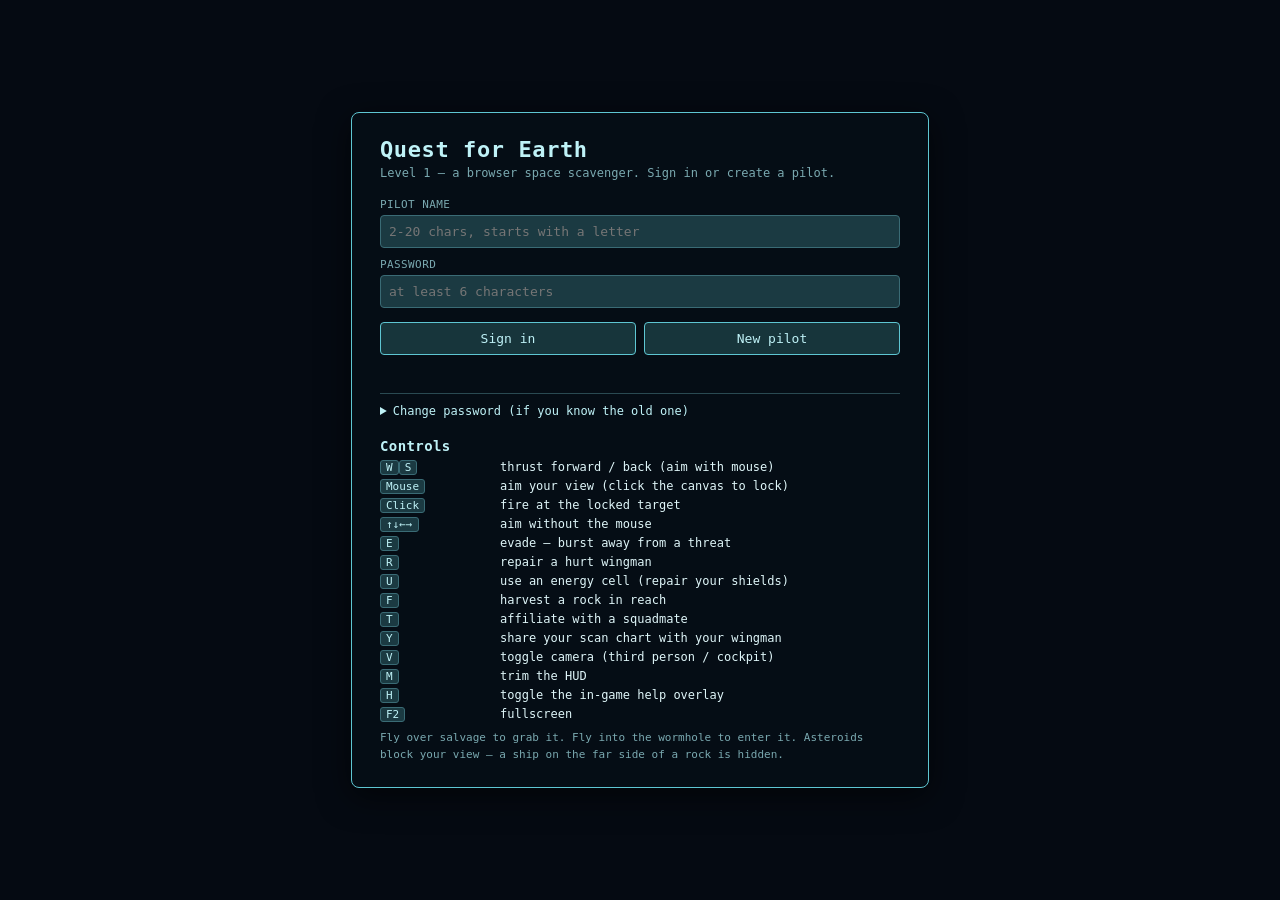
<file: src/quest_for_earth/web/login.html>
<!DOCTYPE html>
<html lang="en">
<head>
  <meta charset="utf-8">
  <title>Quest for Earth — Sign in</title>
  <meta name="viewport" content="width=device-width, initial-scale=1.0">
  <style>
    body{margin:0;background:#050a12;color:#dff6f9;font-family:ui-monospace,Menlo,Consolas,monospace;
      min-height:100vh;display:flex;align-items:center;justify-content:center}
    .card{background:rgba(6,14,22,0.92);border:1px solid #5ec6d2;border-radius:8px;
      padding:24px 28px;max-width:520px;width:92%;box-shadow:0 8px 32px rgba(0,0,0,0.6)}
    h1{margin:0 0 4px;color:#bff2f7;font-size:22px;letter-spacing:0.6px}
    .sub{color:#7aa9b0;font-size:12px;margin-bottom:18px}
    label{display:block;font-size:11px;color:#7aa9b0;margin:10px 0 4px;letter-spacing:0.4px}
    input{width:100%;box-sizing:border-box;padding:8px;background:#1b3a42;color:#fff;
      border:1px solid #3a6b75;border-radius:4px;font-family:inherit;font-size:13px}
    .row{display:flex;gap:8px;margin-top:14px}
    button{flex:1;padding:8px 10px;background:#17353b;color:#bff2f7;border:1px solid #5ec6d2;
      border-radius:4px;cursor:pointer;font-family:inherit;font-size:13px}
    button:hover{background:#21525c}
    .status{margin-top:10px;font-size:12px;min-height:14px}
    .err{color:#ff8a8a}.ok{color:#8affa8}
    h2{margin:20px 0 6px;color:#bff2f7;font-size:14px;letter-spacing:0.4px}
    .ctrl{display:grid;grid-template-columns:110px 1fr;gap:4px 10px;font-size:12px;margin:6px 0}
    .ctrl kbd{display:inline-block;background:#1b3a42;color:#bff2f7;border:1px solid #3a6b75;
      border-radius:3px;padding:0 5px;font-size:11px}
    .note{color:#7aa9b0;font-size:11px;margin-top:8px;line-height:1.5}
    details{margin-top:14px;border-top:1px solid #2a4a52;padding-top:10px}
    summary{cursor:pointer;color:#bff2f7;font-size:12px}
  </style>
</head>
<body>
  <div class="card">
    <h1>Quest for Earth</h1>
    <div class="sub">Level 1 — a browser space scavenger. Sign in or create a pilot.</div>

    <label>PILOT NAME</label>
    <input id="name" placeholder="2-20 chars, starts with a letter" autocomplete="username">
    <label>PASSWORD</label>
    <input id="pass" type="password" placeholder="at least 6 characters" autocomplete="current-password">
    <div class="row">
      <button id="signin">Sign in</button>
      <button id="register">New pilot</button>
    </div>
    <div id="status" class="status"></div>

    <details>
      <summary>Change password (if you know the old one)</summary>
      <label>PILOT NAME</label>
      <input id="cp-name" placeholder="your pilot name">
      <label>OLD PASSWORD</label>
      <input id="cp-old" type="password">
      <label>NEW PASSWORD</label>
      <input id="cp-new" type="password">
      <div class="row"><button id="cp-btn">Change</button></div>
      <div id="cp-status" class="status"></div>
    </details>

    <h2>Controls</h2>
    <div class="ctrl">
      <div><kbd>W</kbd><kbd>S</kbd></div><div>thrust forward / back (aim with mouse)</div>
      <div><kbd>Mouse</kbd></div><div>aim your view (click the canvas to lock)</div>
      <div><kbd>Click</kbd></div><div>fire at the locked target</div>
      <div><kbd>↑↓←→</kbd></div><div>aim without the mouse</div>
      <div><kbd>E</kbd></div><div>evade — burst away from a threat</div>
      <div><kbd>R</kbd></div><div>repair a hurt wingman</div>
      <div><kbd>U</kbd></div><div>use an energy cell (repair your shields)</div>
      <div><kbd>F</kbd></div><div>harvest a rock in reach</div>
      <div><kbd>T</kbd></div><div>affiliate with a squadmate</div>
      <div><kbd>Y</kbd></div><div>share your scan chart with your wingman</div>
      <div><kbd>V</kbd></div><div>toggle camera (third person / cockpit)</div>
      <div><kbd>M</kbd></div><div>trim the HUD</div>
      <div><kbd>H</kbd></div><div>toggle the in-game help overlay</div>
      <div><kbd>F2</kbd></div><div>fullscreen</div>
    </div>
    <div class="note">
      Fly over salvage to grab it. Fly into the wormhole to enter it.
      Asteroids block your view — a ship on the far side of a rock is hidden.
    </div>
  </div>

  <script>
    const nameEl = document.getElementById("name");
    const passEl = document.getElementById("pass");
    const statusEl = document.getElementById("status");
    async function auth(mode) {
      const name = (nameEl.value || "").trim();
      const password = passEl.value || "";
      if (!name || !password) { statusEl.textContent = "name and password required"; statusEl.className="status err"; return; }
      try {
        const r = await fetch("/api/auth", { method:"POST", headers:{"Content-Type":"application/json"},
          body: JSON.stringify({ name, password }) });
        const data = await r.json();
        if (!data.ok) { statusEl.textContent = data.error || "auth failed"; statusEl.className="status err"; return; }
        localStorage.setItem("qfe_token", data.token);
        localStorage.setItem("qfe_name", data.name);
        statusEl.textContent = "welcome, " + data.name + " — launching…";
        statusEl.className = "status ok";
        setTimeout(() => { window.location = "/"; }, 400);
      } catch (e) {
        statusEl.textContent = "network error"; statusEl.className="status err";
      }
    }
    document.getElementById("signin").addEventListener("click", () => auth("signin"));
    document.getElementById("register").addEventListener("click", () => auth("register"));
    passEl.addEventListener("keydown", (e) => { if (e.key === "Enter") auth("signin"); });

    // Change password
    document.getElementById("cp-btn").addEventListener("click", async () => {
      const name = document.getElementById("cp-name").value.trim();
      const oldPw = document.getElementById("cp-old").value;
      const newPw = document.getElementById("cp-new").value;
      const st = document.getElementById("cp-status");
      try {
        const r = await fetch("/api/change_password", { method:"POST", headers:{"Content-Type":"application/json"},
          body: JSON.stringify({ name, old_password: oldPw, new_password: newPw }) });
        const data = await r.json();
        if (data.ok) { st.textContent = "password changed"; st.className="status ok"; }
        else { st.textContent = data.error || "failed"; st.className="status err"; }
      } catch (e) { st.textContent = "network error"; st.className="status err"; }
    });
  </script>
</body>
</html>
</file>
